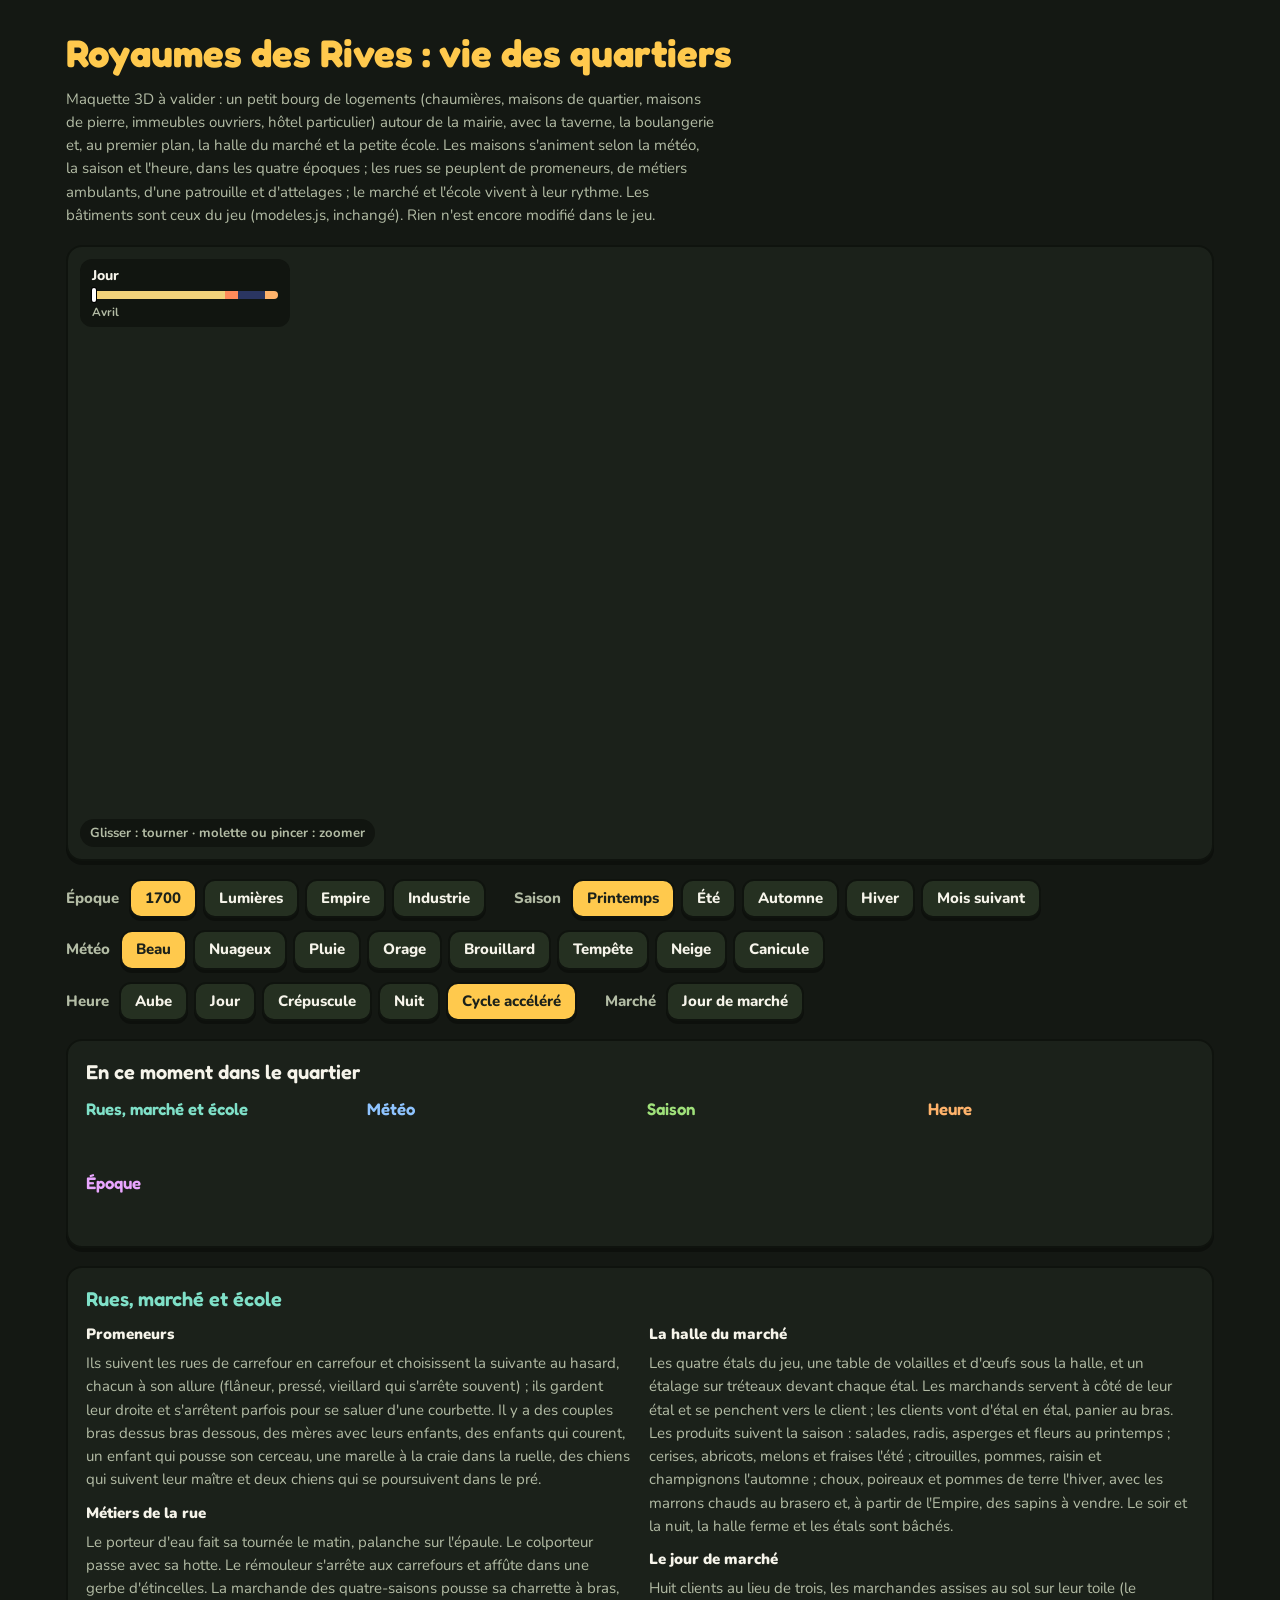
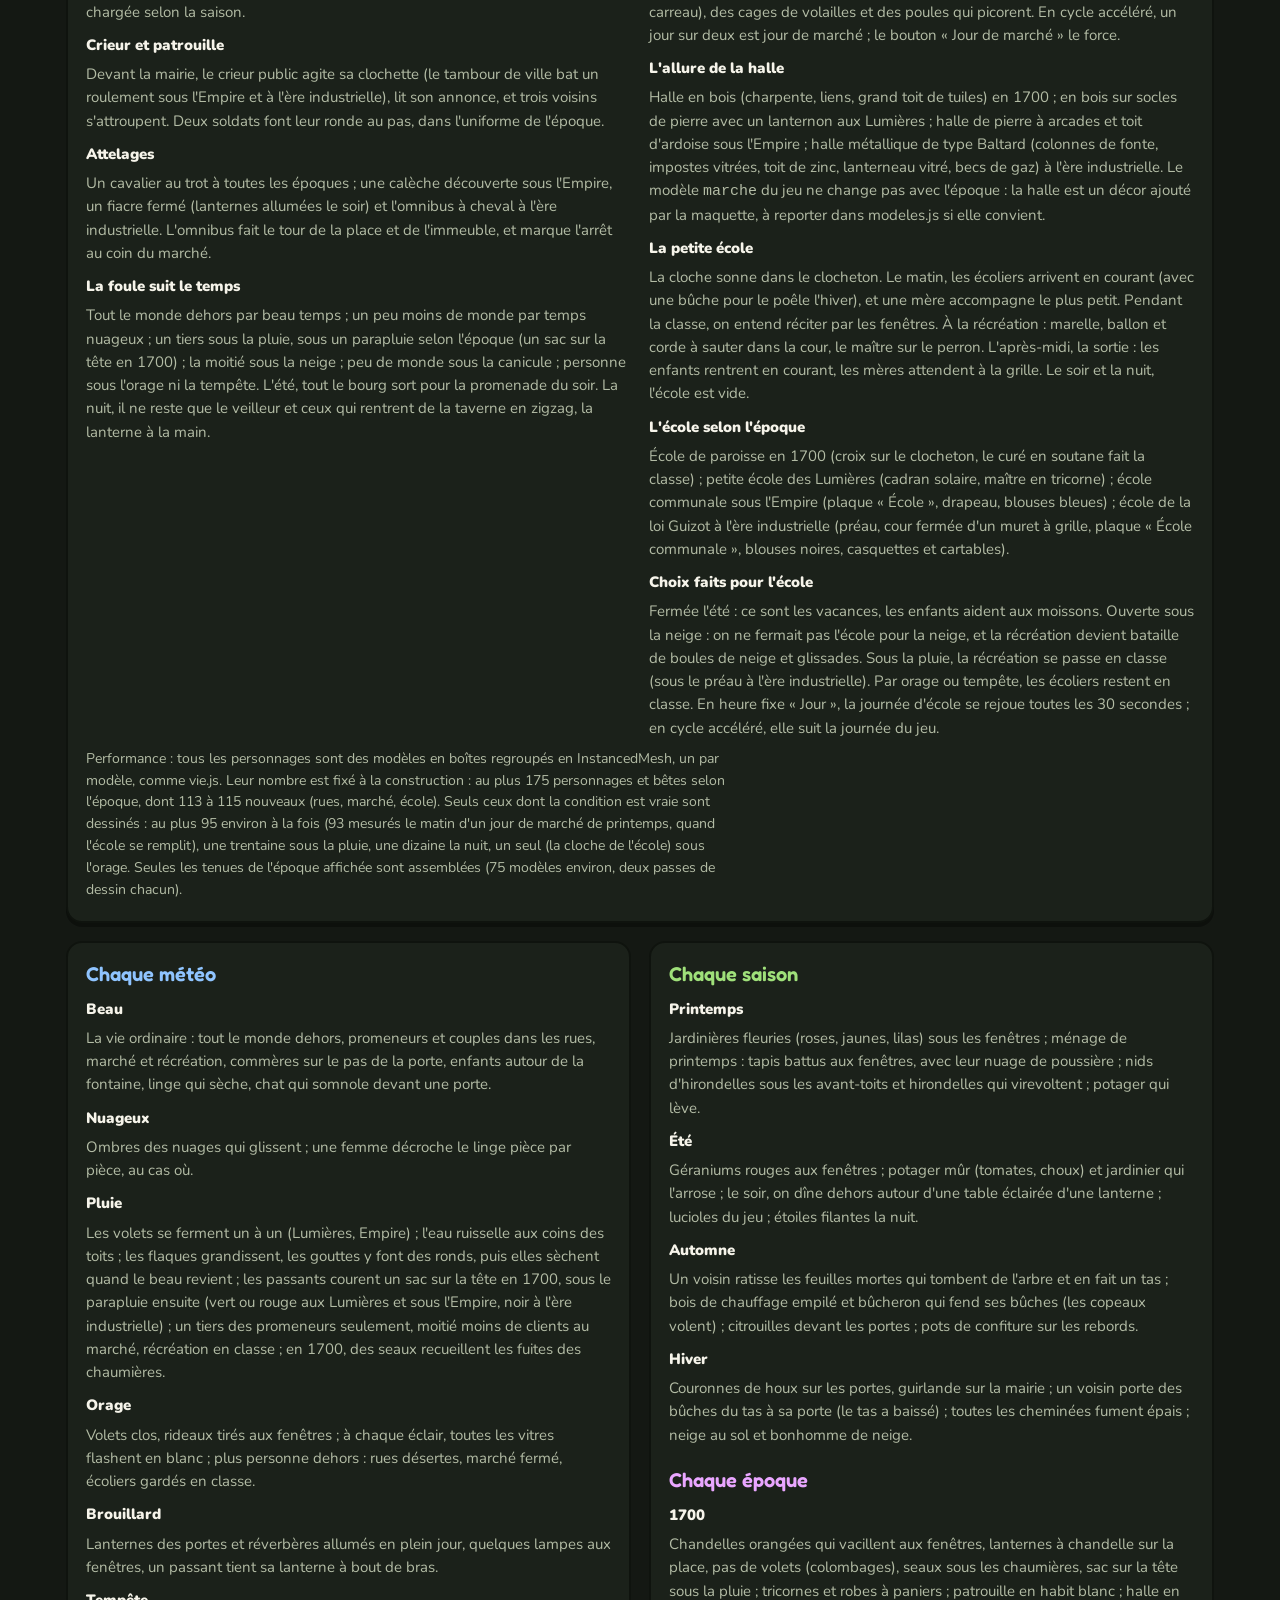
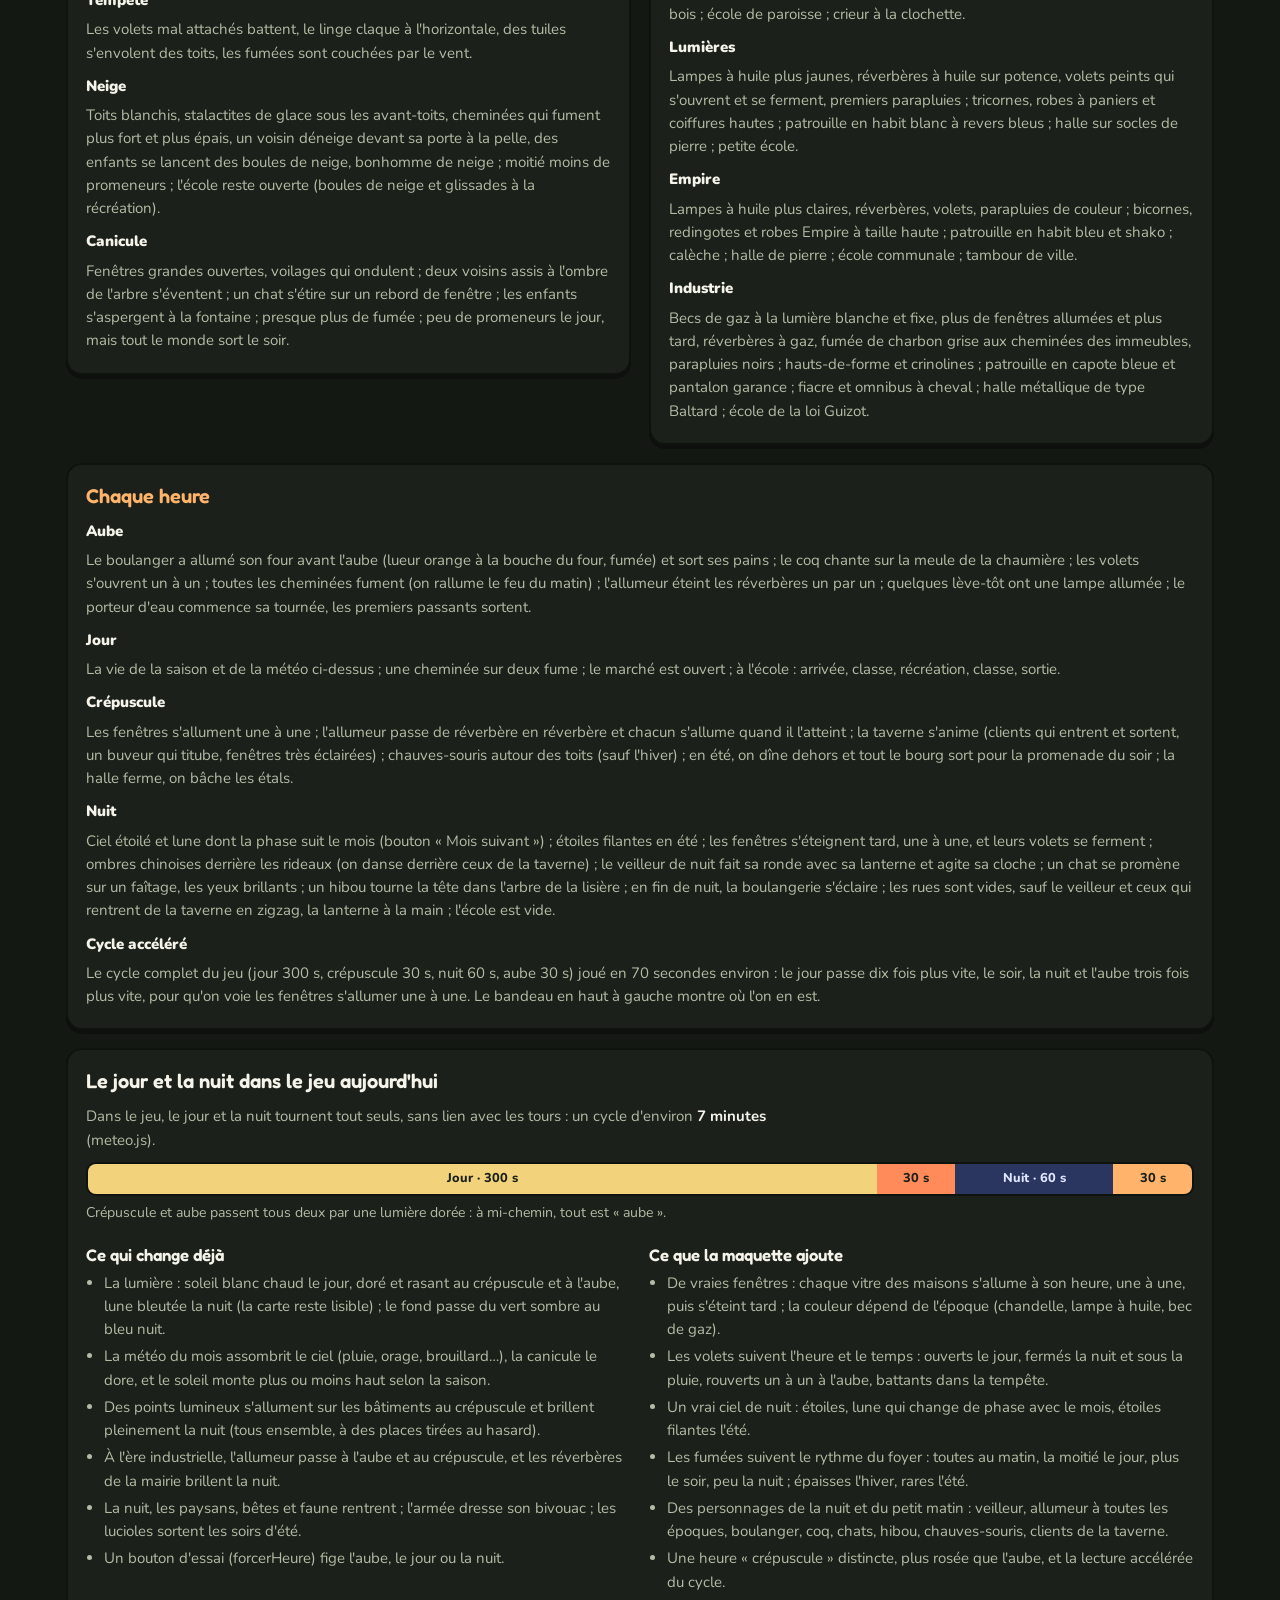
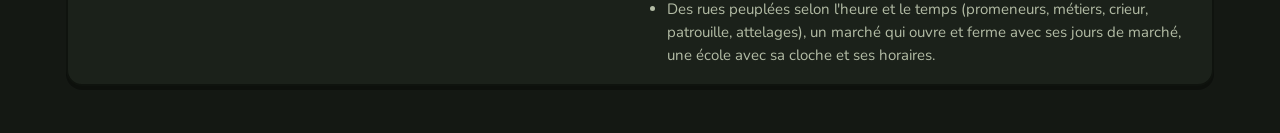
<file: maquettes/source/quartiers/page.html>
<!doctype html><html lang="fr"><head><meta charset="utf-8"><meta name="viewport" content="width=device-width, initial-scale=1, viewport-fit=cover">
<title>Vie des quartiers</title>
<meta name="claude:viewport-fit-sides" content="cover">
<link rel="stylesheet" href="https://fonts.googleapis.com/css2?family=Fredoka:wght@500;600;700&family=Nunito:wght@600;700;800;900&display=swap">
<style>
/* Même charte que les autres maquettes : la scène 3D en grand, les réglages dessous, puis les explications. Une seule ambiance sombre. */
:root {
  color-scheme: dark;
  --fond: #141813; --carte: #1b211a; --carte2: #253021; --bord: #0f130e; --txt: #f6f4ea; --doux: #b3bca5; --or: #ffc94d; --encre: #1b211a;
  --rue: #7fe0c8; --meteo: #8fc4ff; --saison: #9fe07a; --heure: #ffb36b; --epoque: #e9a6ff;
  --titre: Fredoka, "Trebuchet MS", system-ui, sans-serif; --corps: Nunito, "Segoe UI", system-ui, sans-serif;
  --ombre: 0 4px 0 rgba(0,0,0,.35);
}
* { box-sizing: border-box; }
body { margin: 0; background: var(--fond); color: var(--txt); font-family: var(--corps); font-size: 15px; line-height: 1.55; }
main { max-width: 1180px; margin: 0 auto; padding-block: 24px 48px; padding-left: max(16px, env(safe-area-inset-left, 0px)); padding-right: max(16px, env(safe-area-inset-right, 0px)); display: grid; gap: 18px; }
h1 { font-family: var(--titre); font-weight: 700; font-size: clamp(1.7rem, 4vw, 2.4rem); margin: 0; color: var(--or); text-wrap: balance; }
h2 { font-family: var(--titre); font-weight: 600; font-size: 1.25rem; margin: 0 0 8px; }
h3 { font-family: var(--titre); font-weight: 600; font-size: 1.05rem; margin: 10px 0 4px; }
.intro p { margin: 4px 0 0; max-width: 72ch; color: var(--doux); }
.scene { position: relative; border-radius: 16px; overflow: hidden; border: 2px solid var(--bord); box-shadow: var(--ombre); background: #1b211a; }
#scene { display: block; width: 100%; height: min(68vh, 640px); min-height: 340px; touch-action: none; cursor: grab; }
.aide { position: absolute; left: 12px; bottom: 12px; padding: 4px 10px; border-radius: 999px; background: rgba(15,19,14,.78); color: var(--doux); font-weight: 700; font-size: .82rem; pointer-events: none; }
.horloge { position: absolute; left: 12px; top: 12px; padding: 6px 12px; border-radius: 12px; background: rgba(15,19,14,.82); font-weight: 800; font-size: .88rem; pointer-events: none; display: grid; gap: 4px; min-width: 210px; }
.horloge .barre { height: 8px; border-radius: 99px; background: linear-gradient(90deg, #f2d27a 0 71.4%, #ff8a5a 71.4% 78.6%, #2a3560 78.6% 92.9%, #ffb36b 92.9% 100%); position: relative; }
.horloge .curseur { position: absolute; top: -3px; width: 4px; height: 14px; border-radius: 2px; background: #fff; box-shadow: 0 0 0 1px #000; left: 0; }
.horloge small { color: var(--doux); font-weight: 700; }
.barres { display: flex; flex-wrap: wrap; gap: 12px 28px; }
.groupe { display: flex; flex-wrap: wrap; gap: 6px; align-items: center; }
.groupe > span { color: var(--doux); font-weight: 800; margin-right: 4px; }
button { font: inherit; font-weight: 800; border: 2px solid var(--bord); background: var(--carte2); color: var(--txt); padding: 6px 14px; border-radius: 12px; cursor: pointer; box-shadow: 0 3px 0 rgba(0,0,0,.35); }
button[aria-pressed="true"] { background: var(--or); color: var(--encre); }
button:focus-visible { outline: 3px solid var(--or); outline-offset: 2px; }
.bloc { background: var(--carte); border: 2px solid var(--bord); border-radius: 16px; padding: 16px 18px; box-shadow: var(--ombre); min-width: 0; }
.bloc ul { margin: 0; padding-left: 1.2em; color: var(--doux); display: grid; gap: 4px; }
.bloc p { color: var(--doux); margin: 4px 0; max-width: 80ch; }
.bloc strong { color: var(--txt); }
.direct { display: grid; grid-template-columns: repeat(auto-fit, minmax(230px, 1fr)); gap: 14px; }
.direct h3 { margin-top: 0; }
.direct ul { min-height: 2em; }
.direct li { animation: entre .35s ease-out; }
@keyframes entre { from { opacity: 0; transform: translateY(4px); } }
@media (prefers-reduced-motion: reduce) { .direct li { animation: none; } }
.c-rue { color: var(--rue); } .c-meteo { color: var(--meteo); } .c-saison { color: var(--saison); } .c-heure { color: var(--heure); } .c-epoque { color: var(--epoque); }
.deux { display: grid; grid-template-columns: repeat(auto-fit, minmax(320px, 1fr)); gap: 18px; align-items: start; }
dl { margin: 0; display: grid; gap: 6px; }
dt { font-weight: 900; color: var(--txt); }
dd { margin: 0 0 4px; color: var(--doux); }
.frise { display: flex; height: 34px; border-radius: 10px; overflow: hidden; border: 2px solid var(--bord); margin: 10px 0 6px; font-weight: 800; font-size: .8rem; }
.frise > div { display: grid; place-items: center; color: #1b211a; white-space: nowrap; overflow: hidden; }
.note { font-size: .88rem; }
</style></head><body>
<main>
  <section class="intro">
    <h1>Royaumes des Rives : vie des quartiers</h1>
    <p>Maquette 3D à valider : un petit bourg de logements (chaumières, maisons de quartier, maisons de pierre, immeubles ouvriers, hôtel particulier) autour de la mairie, avec la taverne, la boulangerie et, au premier plan, la halle du marché et la petite école. Les maisons s'animent selon la météo, la saison et l'heure, dans les quatre époques ; les rues se peuplent de promeneurs, de métiers ambulants, d'une patrouille et d'attelages ; le marché et l'école vivent à leur rythme. Les bâtiments sont ceux du jeu (modeles.js, inchangé). Rien n'est encore modifié dans le jeu.</p>
  </section>
  <div class="scene">
    <canvas id="scene" aria-label="Un bourg de six cases de logements autour de la mairie, avec la halle du marché et la petite école au premier plan, entre bois et prés"></canvas>
    <div class="horloge" aria-live="off"><span id="h-texte">Jour</span><div class="barre"><div class="curseur" id="h-curseur"></div></div><small id="h-lune">Avril</small></div>
    <span class="aide">Glisser : tourner · molette ou pincer : zoomer</span>
  </div>
  <div class="barres">
    <div class="groupe" role="group" aria-label="Époque"><span>Époque</span>
      <button data-epoque="ancien" aria-pressed="true">1700</button><button data-epoque="lumieres" aria-pressed="false">Lumières</button><button data-epoque="empire" aria-pressed="false">Empire</button><button data-epoque="industrie" aria-pressed="false">Industrie</button></div>
    <div class="groupe" role="group" aria-label="Saison"><span>Saison</span>
      <button data-saison="1" aria-pressed="true">Printemps</button><button data-saison="2" aria-pressed="false">Été</button><button data-saison="3" aria-pressed="false">Automne</button><button data-saison="0" aria-pressed="false">Hiver</button><button data-mois title="Passer au mois suivant : la lune change de phase">Mois suivant</button></div>
    <div class="groupe" role="group" aria-label="Météo"><span>Météo</span>
      <button data-meteo="beau" aria-pressed="true">Beau</button><button data-meteo="nuageux" aria-pressed="false">Nuageux</button><button data-meteo="pluie" aria-pressed="false">Pluie</button><button data-meteo="orage" aria-pressed="false">Orage</button><button data-meteo="brouillard" aria-pressed="false">Brouillard</button><button data-meteo="tempete" aria-pressed="false">Tempête</button><button data-meteo="neige" aria-pressed="false">Neige</button><button data-meteo="canicule" aria-pressed="false">Canicule</button></div>
    <div class="groupe" role="group" aria-label="Heure"><span>Heure</span>
      <button data-heure="aube" aria-pressed="false">Aube</button><button data-heure="jour" aria-pressed="false">Jour</button><button data-heure="crepuscule" aria-pressed="false">Crépuscule</button><button data-heure="nuit" aria-pressed="false">Nuit</button><button data-heure="cycle" aria-pressed="true">Cycle accéléré</button></div>
    <div class="groupe" role="group" aria-label="Marché"><span>Marché</span>
      <button data-marche aria-pressed="false" title="Forcer le jour de marché ; sinon, en cycle accéléré, un jour sur deux est jour de marché">Jour de marché</button></div>
  </div>

  <section class="bloc" aria-live="polite">
    <h2>En ce moment dans le quartier</h2>
    <div class="direct">
      <div><h3 class="c-rue">Rues, marché et école</h3><ul id="l-rue"></ul></div>
      <div><h3 class="c-meteo">Météo</h3><ul id="l-meteo"></ul></div>
      <div><h3 class="c-saison">Saison</h3><ul id="l-saison"></ul></div>
      <div><h3 class="c-heure">Heure</h3><ul id="l-heure"></ul></div>
      <div><h3 class="c-epoque">Époque</h3><ul id="l-epoque"></ul></div>
    </div>
  </section>

  <section class="bloc">
    <h2 class="c-rue">Rues, marché et école</h2>
    <div class="deux">
      <dl>
        <dt>Promeneurs</dt><dd>Ils suivent les rues de carrefour en carrefour et choisissent la suivante au hasard, chacun à son allure (flâneur, pressé, vieillard qui s'arrête souvent) ; ils gardent leur droite et s'arrêtent parfois pour se saluer d'une courbette. Il y a des couples bras dessus bras dessous, des mères avec leurs enfants, des enfants qui courent, un enfant qui pousse son cerceau, une marelle à la craie dans la ruelle, des chiens qui suivent leur maître et deux chiens qui se poursuivent dans le pré.</dd>
        <dt>Métiers de la rue</dt><dd>Le porteur d'eau fait sa tournée le matin, palanche sur l'épaule. Le colporteur passe avec sa hotte. Le rémouleur s'arrête aux carrefours et affûte dans une gerbe d'étincelles. La marchande des quatre-saisons pousse sa charrette à bras, chargée selon la saison.</dd>
        <dt>Crieur et patrouille</dt><dd>Devant la mairie, le crieur public agite sa clochette (le tambour de ville bat un roulement sous l'Empire et à l'ère industrielle), lit son annonce, et trois voisins s'attroupent. Deux soldats font leur ronde au pas, dans l'uniforme de l'époque.</dd>
        <dt>Attelages</dt><dd>Un cavalier au trot à toutes les époques ; une calèche découverte sous l'Empire, un fiacre fermé (lanternes allumées le soir) et l'omnibus à cheval à l'ère industrielle. L'omnibus fait le tour de la place et de l'immeuble, et marque l'arrêt au coin du marché.</dd>
        <dt>La foule suit le temps</dt><dd>Tout le monde dehors par beau temps ; un peu moins de monde par temps nuageux ; un tiers sous la pluie, sous un parapluie selon l'époque (un sac sur la tête en 1700) ; la moitié sous la neige ; peu de monde sous la canicule ; personne sous l'orage ni la tempête. L'été, tout le bourg sort pour la promenade du soir. La nuit, il ne reste que le veilleur et ceux qui rentrent de la taverne en zigzag, la lanterne à la main.</dd>
      </dl>
      <dl>
        <dt>La halle du marché</dt><dd>Les quatre étals du jeu, une table de volailles et d'œufs sous la halle, et un étalage sur tréteaux devant chaque étal. Les marchands servent à côté de leur étal et se penchent vers le client ; les clients vont d'étal en étal, panier au bras. Les produits suivent la saison : salades, radis, asperges et fleurs au printemps ; cerises, abricots, melons et fraises l'été ; citrouilles, pommes, raisin et champignons l'automne ; choux, poireaux et pommes de terre l'hiver, avec les marrons chauds au brasero et, à partir de l'Empire, des sapins à vendre. Le soir et la nuit, la halle ferme et les étals sont bâchés.</dd>
        <dt>Le jour de marché</dt><dd>Huit clients au lieu de trois, les marchandes assises au sol sur leur toile (le carreau), des cages de volailles et des poules qui picorent. En cycle accéléré, un jour sur deux est jour de marché ; le bouton « Jour de marché » le force.</dd>
        <dt>L'allure de la halle</dt><dd>Halle en bois (charpente, liens, grand toit de tuiles) en 1700 ; en bois sur socles de pierre avec un lanternon aux Lumières ; halle de pierre à arcades et toit d'ardoise sous l'Empire ; halle métallique de type Baltard (colonnes de fonte, impostes vitrées, toit de zinc, lanterneau vitré, becs de gaz) à l'ère industrielle. Le modèle <code>marche</code> du jeu ne change pas avec l'époque : la halle est un décor ajouté par la maquette, à reporter dans modeles.js si elle convient.</dd>
        <dt>La petite école</dt><dd>La cloche sonne dans le clocheton. Le matin, les écoliers arrivent en courant (avec une bûche pour le poêle l'hiver), et une mère accompagne le plus petit. Pendant la classe, on entend réciter par les fenêtres. À la récréation : marelle, ballon et corde à sauter dans la cour, le maître sur le perron. L'après-midi, la sortie : les enfants rentrent en courant, les mères attendent à la grille. Le soir et la nuit, l'école est vide.</dd>
        <dt>L'école selon l'époque</dt><dd>École de paroisse en 1700 (croix sur le clocheton, le curé en soutane fait la classe) ; petite école des Lumières (cadran solaire, maître en tricorne) ; école communale sous l'Empire (plaque « École », drapeau, blouses bleues) ; école de la loi Guizot à l'ère industrielle (préau, cour fermée d'un muret à grille, plaque « École communale », blouses noires, casquettes et cartables).</dd>
        <dt>Choix faits pour l'école</dt><dd>Fermée l'été : ce sont les vacances, les enfants aident aux moissons. Ouverte sous la neige : on ne fermait pas l'école pour la neige, et la récréation devient bataille de boules de neige et glissades. Sous la pluie, la récréation se passe en classe (sous le préau à l'ère industrielle). Par orage ou tempête, les écoliers restent en classe. En heure fixe « Jour », la journée d'école se rejoue toutes les 30 secondes ; en cycle accéléré, elle suit la journée du jeu.</dd>
      </dl>
    </div>
    <p class="note">Performance : tous les personnages sont des modèles en boîtes regroupés en InstancedMesh, un par modèle, comme vie.js. Leur nombre est fixé à la construction : au plus 175 personnages et bêtes selon l'époque, dont 113 à 115 nouveaux (rues, marché, école). Seuls ceux dont la condition est vraie sont dessinés : au plus 95 environ à la fois (93 mesurés le matin d'un jour de marché de printemps, quand l'école se remplit), une trentaine sous la pluie, une dizaine la nuit, un seul (la cloche de l'école) sous l'orage. Seules les tenues de l'époque affichée sont assemblées (75 modèles environ, deux passes de dessin chacun).</p>
  </section>

  <div class="deux">
    <section class="bloc">
      <h2 class="c-meteo">Chaque météo</h2>
      <dl>
        <dt>Beau</dt><dd>La vie ordinaire : tout le monde dehors, promeneurs et couples dans les rues, marché et récréation, commères sur le pas de la porte, enfants autour de la fontaine, linge qui sèche, chat qui somnole devant une porte.</dd>
        <dt>Nuageux</dt><dd>Ombres des nuages qui glissent ; une femme décroche le linge pièce par pièce, au cas où.</dd>
        <dt>Pluie</dt><dd>Les volets se ferment un à un (Lumières, Empire) ; l'eau ruisselle aux coins des toits ; les flaques grandissent, les gouttes y font des ronds, puis elles sèchent quand le beau revient ; les passants courent un sac sur la tête en 1700, sous le parapluie ensuite (vert ou rouge aux Lumières et sous l'Empire, noir à l'ère industrielle) ; un tiers des promeneurs seulement, moitié moins de clients au marché, récréation en classe ; en 1700, des seaux recueillent les fuites des chaumières.</dd>
        <dt>Orage</dt><dd>Volets clos, rideaux tirés aux fenêtres ; à chaque éclair, toutes les vitres flashent en blanc ; plus personne dehors : rues désertes, marché fermé, écoliers gardés en classe.</dd>
        <dt>Brouillard</dt><dd>Lanternes des portes et réverbères allumés en plein jour, quelques lampes aux fenêtres, un passant tient sa lanterne à bout de bras.</dd>
        <dt>Tempête</dt><dd>Les volets mal attachés battent, le linge claque à l'horizontale, des tuiles s'envolent des toits, les fumées sont couchées par le vent.</dd>
        <dt>Neige</dt><dd>Toits blanchis, stalactites de glace sous les avant-toits, cheminées qui fument plus fort et plus épais, un voisin déneige devant sa porte à la pelle, des enfants se lancent des boules de neige, bonhomme de neige ; moitié moins de promeneurs ; l'école reste ouverte (boules de neige et glissades à la récréation).</dd>
        <dt>Canicule</dt><dd>Fenêtres grandes ouvertes, voilages qui ondulent ; deux voisins assis à l'ombre de l'arbre s'éventent ; un chat s'étire sur un rebord de fenêtre ; les enfants s'aspergent à la fontaine ; presque plus de fumée ; peu de promeneurs le jour, mais tout le monde sort le soir.</dd>
      </dl>
    </section>
    <section class="bloc">
      <h2 class="c-saison">Chaque saison</h2>
      <dl>
        <dt>Printemps</dt><dd>Jardinières fleuries (roses, jaunes, lilas) sous les fenêtres ; ménage de printemps : tapis battus aux fenêtres, avec leur nuage de poussière ; nids d'hirondelles sous les avant-toits et hirondelles qui virevoltent ; potager qui lève.</dd>
        <dt>Été</dt><dd>Géraniums rouges aux fenêtres ; potager mûr (tomates, choux) et jardinier qui l'arrose ; le soir, on dîne dehors autour d'une table éclairée d'une lanterne ; lucioles du jeu ; étoiles filantes la nuit.</dd>
        <dt>Automne</dt><dd>Un voisin ratisse les feuilles mortes qui tombent de l'arbre et en fait un tas ; bois de chauffage empilé et bûcheron qui fend ses bûches (les copeaux volent) ; citrouilles devant les portes ; pots de confiture sur les rebords.</dd>
        <dt>Hiver</dt><dd>Couronnes de houx sur les portes, guirlande sur la mairie ; un voisin porte des bûches du tas à sa porte (le tas a baissé) ; toutes les cheminées fument épais ; neige au sol et bonhomme de neige.</dd>
      </dl>
      <h2 class="c-epoque" style="margin-top:14px">Chaque époque</h2>
      <dl>
        <dt>1700</dt><dd>Chandelles orangées qui vacillent aux fenêtres, lanternes à chandelle sur la place, pas de volets (colombages), seaux sous les chaumières, sac sur la tête sous la pluie ; tricornes et robes à paniers ; patrouille en habit blanc ; halle en bois ; école de paroisse ; crieur à la clochette.</dd>
        <dt>Lumières</dt><dd>Lampes à huile plus jaunes, réverbères à huile sur potence, volets peints qui s'ouvrent et se ferment, premiers parapluies ; tricornes, robes à paniers et coiffures hautes ; patrouille en habit blanc à revers bleus ; halle sur socles de pierre ; petite école.</dd>
        <dt>Empire</dt><dd>Lampes à huile plus claires, réverbères, volets, parapluies de couleur ; bicornes, redingotes et robes Empire à taille haute ; patrouille en habit bleu et shako ; calèche ; halle de pierre ; école communale ; tambour de ville.</dd>
        <dt>Industrie</dt><dd>Becs de gaz à la lumière blanche et fixe, plus de fenêtres allumées et plus tard, réverbères à gaz, fumée de charbon grise aux cheminées des immeubles, parapluies noirs ; hauts-de-forme et crinolines ; patrouille en capote bleue et pantalon garance ; fiacre et omnibus à cheval ; halle métallique de type Baltard ; école de la loi Guizot.</dd>
      </dl>
    </section>
  </div>

  <section class="bloc">
    <h2 class="c-heure">Chaque heure</h2>
    <dl>
      <dt>Aube</dt><dd>Le boulanger a allumé son four avant l'aube (lueur orange à la bouche du four, fumée) et sort ses pains ; le coq chante sur la meule de la chaumière ; les volets s'ouvrent un à un ; toutes les cheminées fument (on rallume le feu du matin) ; l'allumeur éteint les réverbères un par un ; quelques lève-tôt ont une lampe allumée ; le porteur d'eau commence sa tournée, les premiers passants sortent.</dd>
      <dt>Jour</dt><dd>La vie de la saison et de la météo ci-dessus ; une cheminée sur deux fume ; le marché est ouvert ; à l'école : arrivée, classe, récréation, classe, sortie.</dd>
      <dt>Crépuscule</dt><dd>Les fenêtres s'allument une à une ; l'allumeur passe de réverbère en réverbère et chacun s'allume quand il l'atteint ; la taverne s'anime (clients qui entrent et sortent, un buveur qui titube, fenêtres très éclairées) ; chauves-souris autour des toits (sauf l'hiver) ; en été, on dîne dehors et tout le bourg sort pour la promenade du soir ; la halle ferme, on bâche les étals.</dd>
      <dt>Nuit</dt><dd>Ciel étoilé et lune dont la phase suit le mois (bouton « Mois suivant ») ; étoiles filantes en été ; les fenêtres s'éteignent tard, une à une, et leurs volets se ferment ; ombres chinoises derrière les rideaux (on danse derrière ceux de la taverne) ; le veilleur de nuit fait sa ronde avec sa lanterne et agite sa cloche ; un chat se promène sur un faîtage, les yeux brillants ; un hibou tourne la tête dans l'arbre de la lisière ; en fin de nuit, la boulangerie s'éclaire ; les rues sont vides, sauf le veilleur et ceux qui rentrent de la taverne en zigzag, la lanterne à la main ; l'école est vide.</dd>
      <dt>Cycle accéléré</dt><dd>Le cycle complet du jeu (jour 300 s, crépuscule 30 s, nuit 60 s, aube 30 s) joué en 70 secondes environ : le jour passe dix fois plus vite, le soir, la nuit et l'aube trois fois plus vite, pour qu'on voie les fenêtres s'allumer une à une. Le bandeau en haut à gauche montre où l'on en est.</dd>
    </dl>
  </section>

  <section class="bloc">
    <h2>Le jour et la nuit dans le jeu aujourd'hui</h2>
    <p>Dans le jeu, le jour et la nuit tournent tout seuls, sans lien avec les tours : un cycle d'environ <strong>7 minutes</strong> (meteo.js).</p>
    <div class="frise" role="img" aria-label="Frise du cycle : jour 300 secondes, crépuscule 30, nuit 60, aube 30">
      <div style="flex:300;background:#f2d27a">Jour · 300 s</div><div style="flex:30;background:#ff8a5a">30 s</div><div style="flex:60;background:#2a3560;color:#dfe6ff">Nuit · 60 s</div><div style="flex:30;background:#ffb36b">30 s</div>
    </div>
    <p class="note">Crépuscule et aube passent tous deux par une lumière dorée : à mi-chemin, tout est « aube ».</p>
    <div class="deux" style="margin-top:8px">
      <div>
        <h3>Ce qui change déjà</h3>
        <ul>
          <li>La lumière : soleil blanc chaud le jour, doré et rasant au crépuscule et à l'aube, lune bleutée la nuit (la carte reste lisible) ; le fond passe du vert sombre au bleu nuit.</li>
          <li>La météo du mois assombrit le ciel (pluie, orage, brouillard…), la canicule le dore, et le soleil monte plus ou moins haut selon la saison.</li>
          <li>Des points lumineux s'allument sur les bâtiments au crépuscule et brillent pleinement la nuit (tous ensemble, à des places tirées au hasard).</li>
          <li>À l'ère industrielle, l'allumeur passe à l'aube et au crépuscule, et les réverbères de la mairie brillent la nuit.</li>
          <li>La nuit, les paysans, bêtes et faune rentrent ; l'armée dresse son bivouac ; les lucioles sortent les soirs d'été.</li>
          <li>Un bouton d'essai (forcerHeure) fige l'aube, le jour ou la nuit.</li>
        </ul>
      </div>
      <div>
        <h3>Ce que la maquette ajoute</h3>
        <ul>
          <li>De vraies fenêtres : chaque vitre des maisons s'allume à son heure, une à une, puis s'éteint tard ; la couleur dépend de l'époque (chandelle, lampe à huile, bec de gaz).</li>
          <li>Les volets suivent l'heure et le temps : ouverts le jour, fermés la nuit et sous la pluie, rouverts un à un à l'aube, battants dans la tempête.</li>
          <li>Un vrai ciel de nuit : étoiles, lune qui change de phase avec le mois, étoiles filantes l'été.</li>
          <li>Les fumées suivent le rythme du foyer : toutes au matin, la moitié le jour, plus le soir, peu la nuit ; épaisses l'hiver, rares l'été.</li>
          <li>Des personnages de la nuit et du petit matin : veilleur, allumeur à toutes les époques, boulanger, coq, chats, hibou, chauves-souris, clients de la taverne.</li>
          <li>Une heure « crépuscule » distincte, plus rosée que l'aube, et la lecture accélérée du cycle.</li>
          <li>Des rues peuplées selon l'heure et le temps (promeneurs, métiers, crieur, patrouille, attelages), un marché qui ouvre et ferme avec ses jours de marché, une école avec sa cloche et ses horaires.</li>
        </ul>
      </div>
    </div>
  </section>
</main>
<script type="importmap">{ "imports": { "three": "https://cdn.jsdelivr.net/npm/three@0.170.0/build/three.module.js" } }</script>
<script type="module">
/*SCRIPT*/
</script>
</body></html>
</file>
